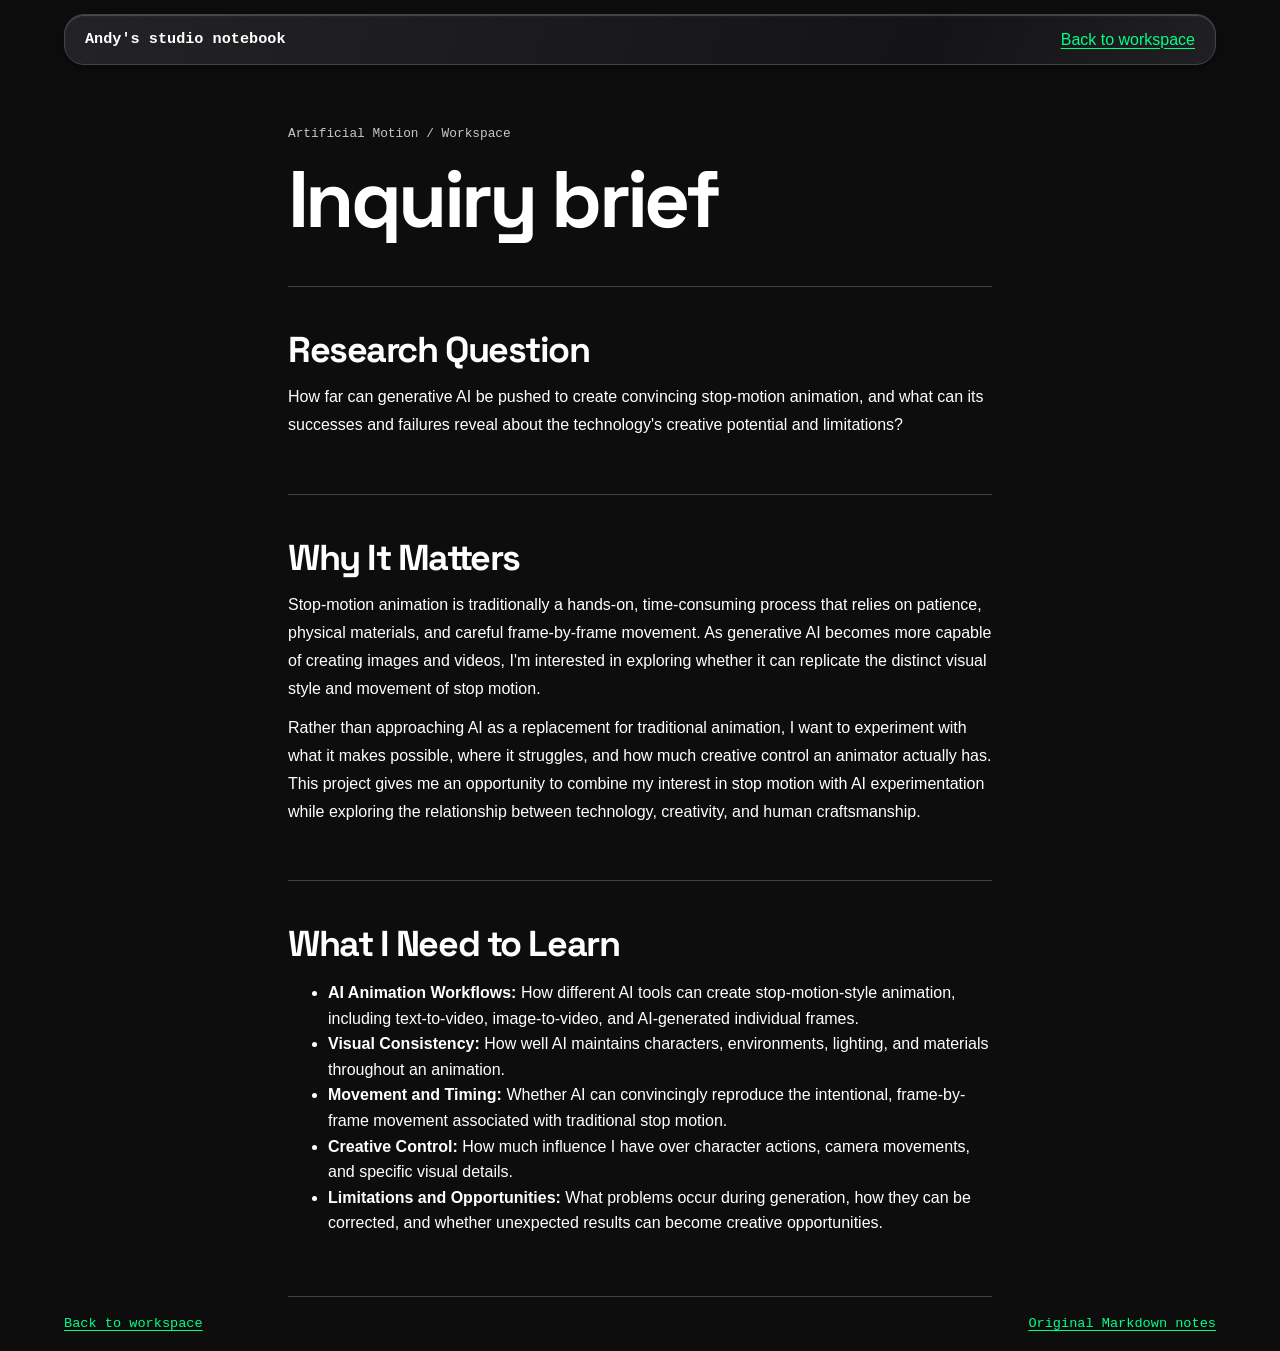
<file: research/inquiry-brief.html>
<!doctype html>
<html lang="en">
<head>
  <meta charset="utf-8">
  <meta name="viewport" content="width=device-width, initial-scale=1">
  <title>Inquiry brief | Artificial Motion</title>
  <link rel="stylesheet" href="https://fonts.googleapis.com/css2?family=Space+Grotesk:wght@400;700&amp;display=swap">
  <link rel="stylesheet" href="../style.css?v=neon-type-1">
</head>
<body>
<a class="skip" href="#main">Skip to notes</a>
<header><div class="bar"><strong>Andy's studio notebook</strong><a href="../index.html#workspace">Back to workspace</a></div></header>
<main class="reader" id="main">
  <section class="reader-intro"><p class="label">Artificial Motion / Workspace</p><h1>Inquiry brief</h1></section>
  <section><h2>Research Question</h2><p>How far can generative AI be pushed to create convincing stop-motion animation, and what can its successes and failures reveal about the technology&#39;s creative potential and limitations?</p></section>
  <section><h2>Why It Matters</h2><p>Stop-motion animation is traditionally a hands-on, time-consuming process that relies on patience, physical materials, and careful frame-by-frame movement. As generative AI becomes more capable of creating images and videos, I&#39;m interested in exploring whether it can replicate the distinct visual style and movement of stop motion.</p>
<p>Rather than approaching AI as a replacement for traditional animation, I want to experiment with what it makes possible, where it struggles, and how much creative control an animator actually has. This project gives me an opportunity to combine my interest in stop motion with AI experimentation while exploring the relationship between technology, creativity, and human craftsmanship.</p></section>
  <section><h2>What I Need to Learn</h2><ul><li><strong>AI Animation Workflows:</strong> How different AI tools can create stop-motion-style animation, including text-to-video, image-to-video, and AI-generated individual frames.</li>
<li><strong>Visual Consistency:</strong> How well AI maintains characters, environments, lighting, and materials throughout an animation.</li>
<li><strong>Movement and Timing:</strong> Whether AI can convincingly reproduce the intentional, frame-by-frame movement associated with traditional stop motion.</li>
<li><strong>Creative Control:</strong> How much influence I have over character actions, camera movements, and specific visual details.</li>
<li><strong>Limitations and Opportunities:</strong> What problems occur during generation, how they can be corrected, and whether unexpected results can become creative opportunities.</li></ul></section>
</main>
<footer><a href="../index.html#workspace">Back to workspace</a><a href="Step%202%20Build%20Your%20ai%2Bdesign%20studio%20Command%C2%A0Center-261119_2304.md">Original Markdown notes</a></footer>
</body>
</html>
</file>
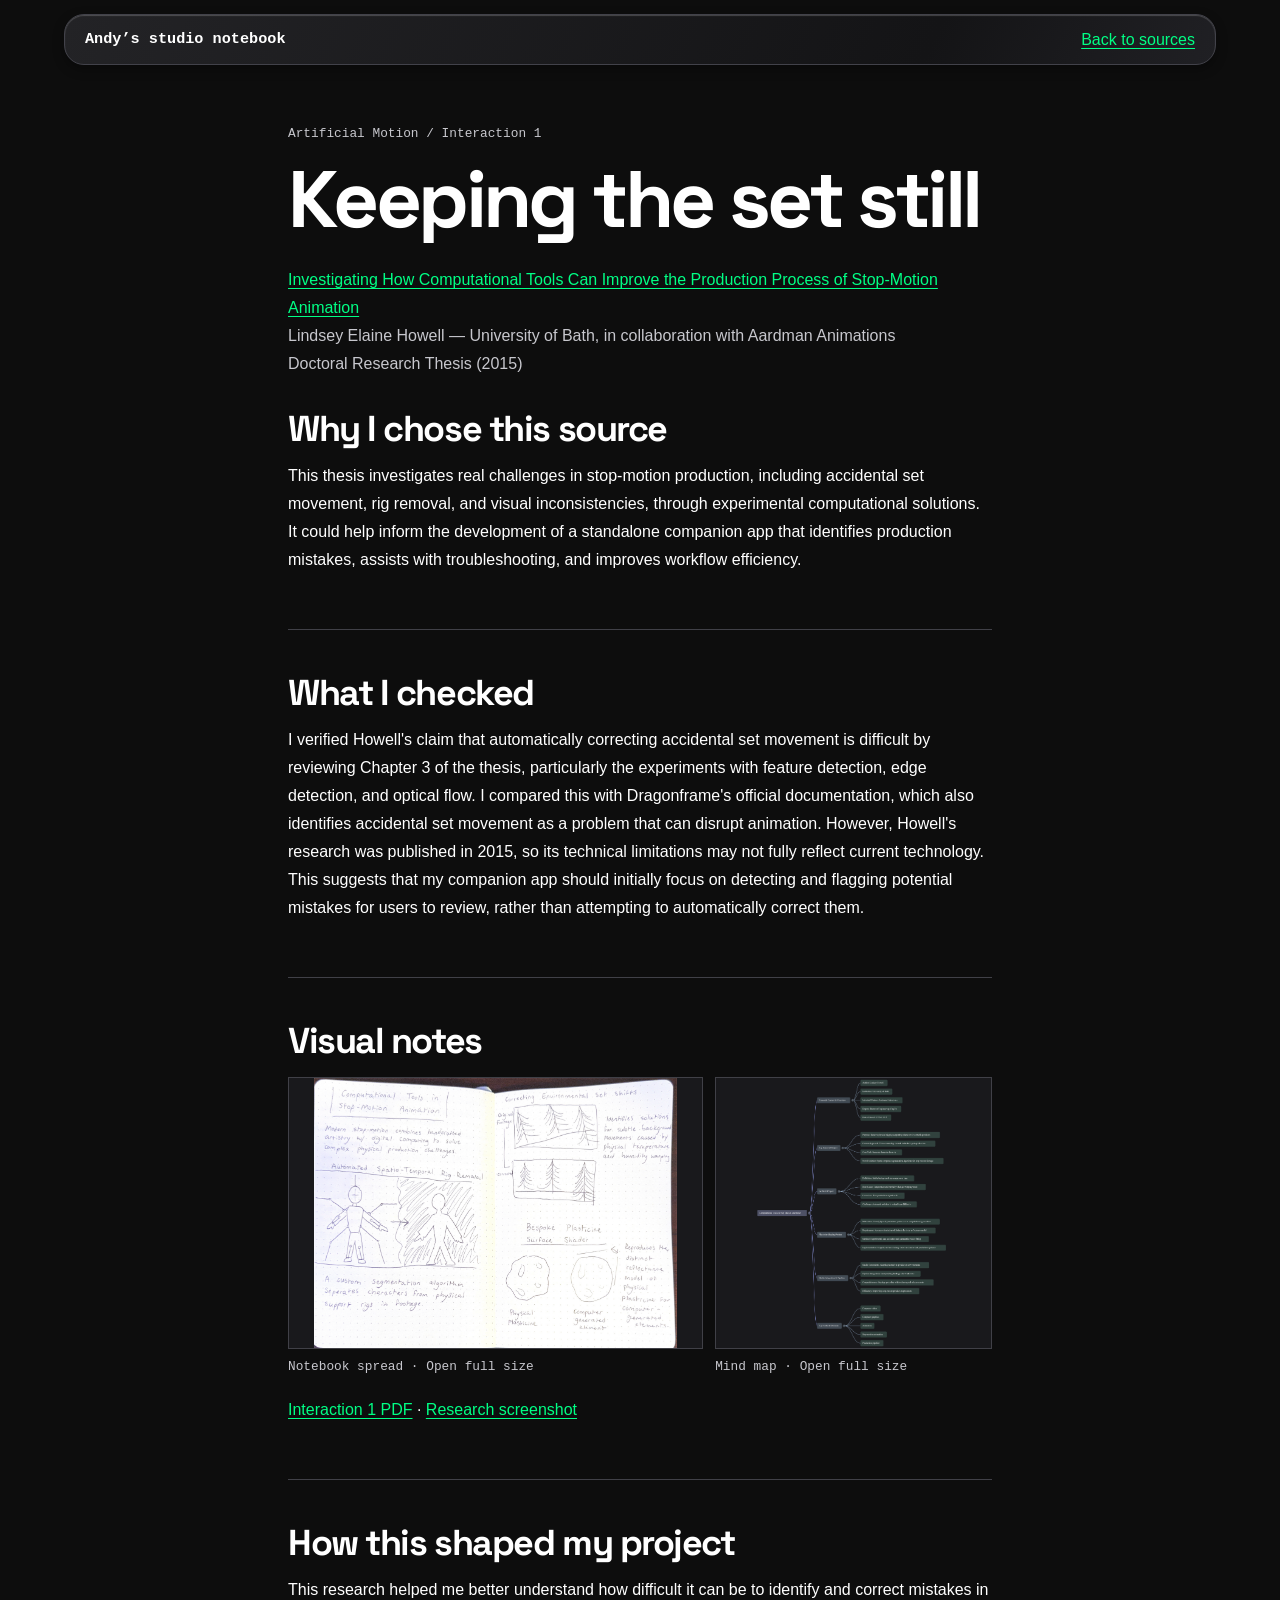
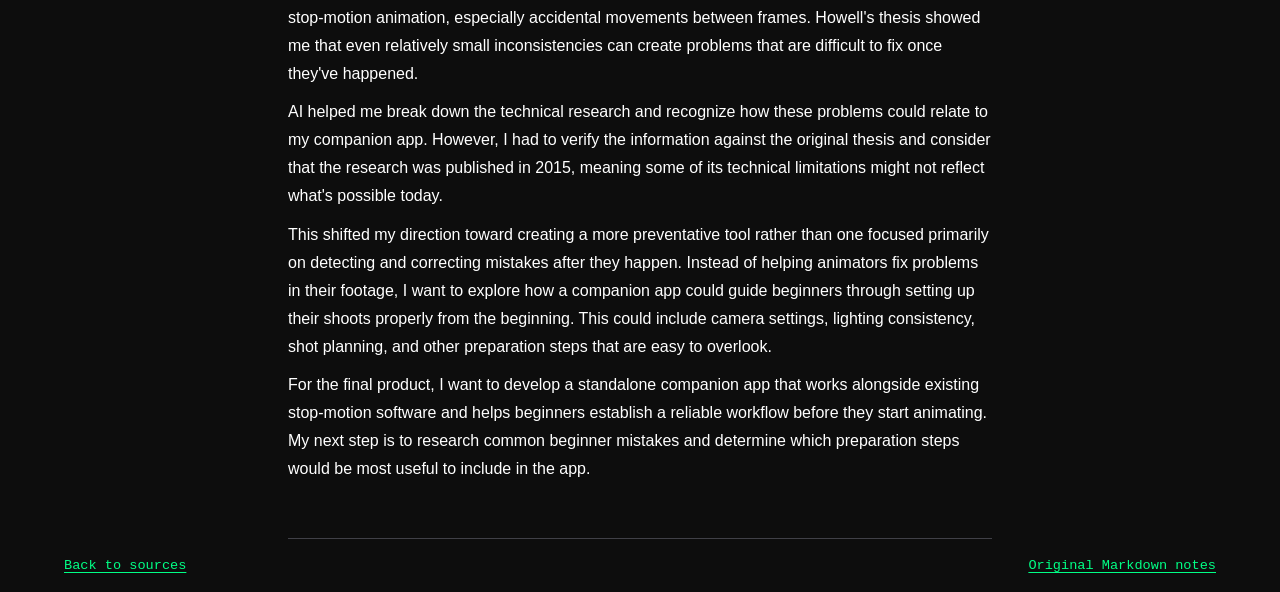
<file: research/interaction-1.html>
<!doctype html>
<html lang="en">
<head>
  <meta charset="utf-8">
  <meta name="viewport" content="width=device-width, initial-scale=1">
  <title>Keeping the set still | Artificial Motion</title>
  <link rel="stylesheet" href="https://fonts.googleapis.com/css2?family=Space+Grotesk:wght@400;700&amp;display=swap">
  <link rel="stylesheet" href="../style.css?v=neon-type-1">
</head>
<body>
<a class="skip" href="#main">Skip to notes</a>
<header><div class="bar"><strong>Andy’s studio notebook</strong><a href="../index.html#sources">Back to sources</a></div></header>
<main class="reader" id="main">
  <section class="reader-intro" aria-labelledby="title">
    <p class="label">Artificial Motion / Interaction 1</p>
    <h1 id="title">Keeping the set still</h1>
    <p class="source-credit"><a href="https://researchportal.bath.ac.uk/en/studentTheses/investigating-how-computational-tools-can-improve-the-production-/" target="_blank" rel="noopener noreferrer">Investigating How Computational Tools Can Improve the Production Process of Stop-Motion Animation</a><br>Lindsey Elaine Howell — University of Bath, in collaboration with Aardman Animations<br>Doctoral Research Thesis (2015)</p>
    <h2>Why I chose this source</h2>
    <p>This thesis investigates real challenges in stop-motion production, including accidental set movement, rig removal, and visual inconsistencies, through experimental computational solutions. It could help inform the development of a standalone companion app that identifies production mistakes, assists with troubleshooting, and improves workflow efficiency.</p>
  </section>
  <section><h2>What I checked</h2><p>I verified Howell&#39;s claim that automatically correcting accidental set movement is difficult by reviewing Chapter 3 of the thesis, particularly the experiments with feature detection, edge detection, and optical flow. I compared this with Dragonframe&#39;s official documentation, which also identifies accidental set movement as a problem that can disrupt animation. However, Howell&#39;s research was published in 2015, so its technical limitations may not fully reflect current technology. This suggests that my companion app should initially focus on detecting and flagging potential mistakes for users to review, rather than attempting to automatically correct them.</p></section>
  <section><h2>Visual notes</h2><div class="plates"><figure><a href='../images/visual-notes-ii1.jpg'><img src='../images/visual-notes-ii1.jpg' loading='lazy' alt='Pencil diagrams of a puppet and its silhouette, two forest frames showing set shift, and physical and digital plasticine.'></a><figcaption>Notebook spread · Open full size</figcaption></figure>
<figure><a href='../images/mind-map-ii1.png'><img src='../images/mind-map-ii1.png' loading='lazy' alt='Branching map of Howell’s thesis covering rig removal, set shifts and plasticine shading.'></a><figcaption>Mind map · Open full size</figcaption></figure></div>
    <p class="artifact-links"><a href="https://media.milanote.com/p/files/1XoSZg1wLeOR0R/X4U/Automating_Stop_Motion_Set_Shift.pdf" target="_blank" rel="noopener noreferrer">Interaction 1 PDF</a> · <a href="https://app.milanote.com/media/p/images/1XoT1k1wLeOR0S/Krc/Screenshot%202026-11-05%20004023.png" target="_blank" rel="noopener noreferrer">Research screenshot</a></p>
  </section>
  <section><h2>How this shaped my project</h2><p>This research helped me better understand how difficult it can be to identify and correct mistakes in stop-motion animation, especially accidental movements between frames. Howell&#39;s thesis showed me that even relatively small inconsistencies can create problems that are difficult to fix once they&#39;ve happened.</p>
<p>AI helped me break down the technical research and recognize how these problems could relate to my companion app. However, I had to verify the information against the original thesis and consider that the research was published in 2015, meaning some of its technical limitations might not reflect what&#39;s possible today.</p>
<p>This shifted my direction toward creating a more preventative tool rather than one focused primarily on detecting and correcting mistakes after they happen. Instead of helping animators fix problems in their footage, I want to explore how a companion app could guide beginners through setting up their shoots properly from the beginning. This could include camera settings, lighting consistency, shot planning, and other preparation steps that are easy to overlook.</p>
<p>For the final product, I want to develop a standalone companion app that works alongside existing stop-motion software and helps beginners establish a reliable workflow before they start animating. My next step is to research common beginner mistakes and determine which preparation steps would be most useful to include in the app.</p></section>
</main>
<footer><a href="../index.html#sources">Back to sources</a><a href="Info%20Interaction%20%231-261119_2304.md">Original Markdown notes</a></footer>
</body>
</html>
</file>
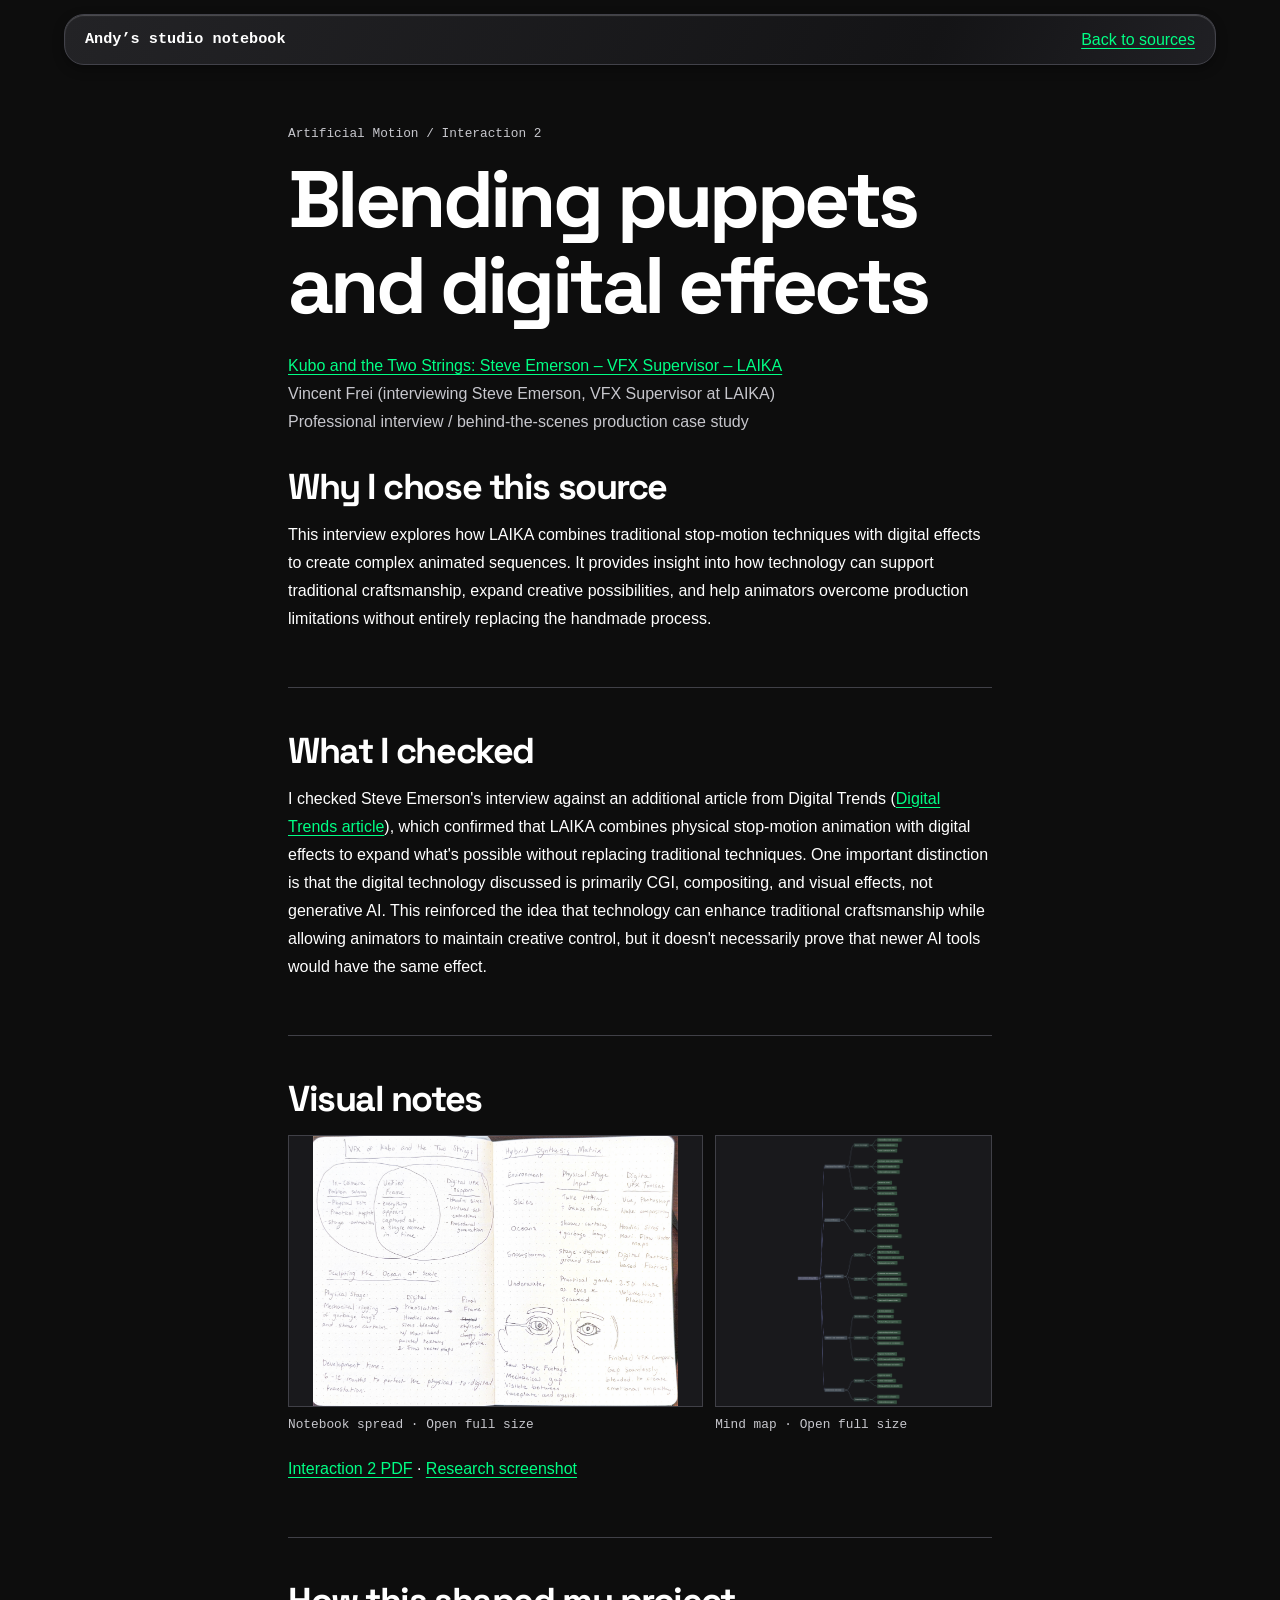
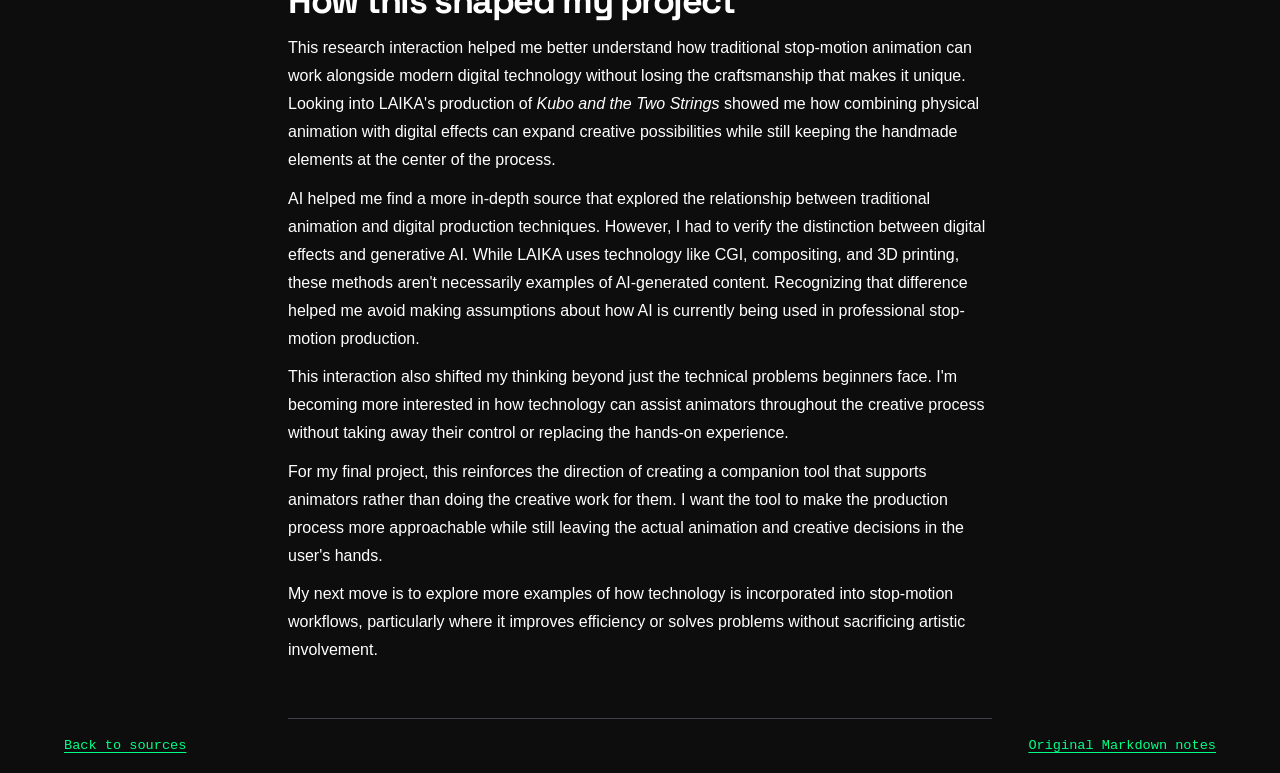
<file: research/interaction-2.html>
<!doctype html>
<html lang="en">
<head>
  <meta charset="utf-8">
  <meta name="viewport" content="width=device-width, initial-scale=1">
  <title>Blending puppets and digital effects | Artificial Motion</title>
  <link rel="stylesheet" href="https://fonts.googleapis.com/css2?family=Space+Grotesk:wght@400;700&amp;display=swap">
  <link rel="stylesheet" href="../style.css?v=neon-type-1">
</head>
<body>
<a class="skip" href="#main">Skip to notes</a>
<header><div class="bar"><strong>Andy’s studio notebook</strong><a href="../index.html#sources">Back to sources</a></div></header>
<main class="reader" id="main">
  <section class="reader-intro" aria-labelledby="title">
    <p class="label">Artificial Motion / Interaction 2</p>
    <h1 id="title">Blending puppets and digital effects</h1>
    <p class="source-credit"><a href="https://www.artofvfx.com/kubo-and-the-two-strings-steve-emerson-vfx-supervisor-laika/" target="_blank" rel="noopener noreferrer">Kubo and the Two Strings: Steve Emerson – VFX Supervisor – LAIKA</a><br>Vincent Frei (interviewing Steve Emerson, VFX Supervisor at LAIKA)<br>Professional interview / behind-the-scenes production case study</p>
    <h2>Why I chose this source</h2>
    <p>This interview explores how LAIKA combines traditional stop-motion techniques with digital effects to create complex animated sequences. It provides insight into how technology can support traditional craftsmanship, expand creative possibilities, and help animators overcome production limitations without entirely replacing the handmade process.</p>
  </section>
  <section><h2>What I checked</h2><p>I checked Steve Emerson&#39;s interview against an additional article from Digital Trends (<a href="https://www.digitaltrends.com/movies/laika-cgi-3d-printing-stop-motion-kubo-and-the-two-strings/" target="_blank" rel="noopener noreferrer">Digital Trends article</a>), which confirmed that LAIKA combines physical stop-motion animation with digital effects to expand what&#39;s possible without replacing traditional techniques. One important distinction is that the digital technology discussed is primarily CGI, compositing, and visual effects, not generative AI. This reinforced the idea that technology can enhance traditional craftsmanship while allowing animators to maintain creative control, but it doesn&#39;t necessarily prove that newer AI tools would have the same effect.</p></section>
  <section><h2>Visual notes</h2><div class="plates"><figure><a href='../images/visual-notes-ii2.jpg'><img src='../images/visual-notes-ii2.jpg' loading='lazy' alt='Notebook pages with an overlapping-circle diagram of practical and digital work, a production table and two eye sketches showing seam cleanup.'></a><figcaption>Notebook spread · Open full size</figcaption></figure>
<figure><a href='../images/mind-map-ii2.png'><img src='../images/mind-map-ii2.png' loading='lazy' alt='Tall branching map of the production methods and visual effects used in Kubo and the Two Strings.'></a><figcaption>Mind map · Open full size</figcaption></figure></div>
    <p class="artifact-links"><a href="https://media.milanote.com/p/files/1Xrolh1U2hQo3R/wbP/Crafting_Kubo_s_Hybrid_VFX.pdf" target="_blank" rel="noopener noreferrer">Interaction 2 PDF</a> · <a href="https://app.milanote.com/media/p/images/1XoT1k1wLeOR0S/Krc/Screenshot%202026-11-05%20004023.png" target="_blank" rel="noopener noreferrer">Research screenshot</a></p>
  </section>
  <section><h2>How this shaped my project</h2><p>This research interaction helped me better understand how traditional stop-motion animation can work alongside modern digital technology without losing the craftsmanship that makes it unique. Looking into LAIKA&#39;s production of <em>Kubo and the Two Strings</em> showed me how combining physical animation with digital effects can expand creative possibilities while still keeping the handmade elements at the center of the process.</p>
<p>AI helped me find a more in-depth source that explored the relationship between traditional animation and digital production techniques. However, I had to verify the distinction between digital effects and generative AI. While LAIKA uses technology like CGI, compositing, and 3D printing, these methods aren&#39;t necessarily examples of AI-generated content. Recognizing that difference helped me avoid making assumptions about how AI is currently being used in professional stop-motion production.</p>
<p>This interaction also shifted my thinking beyond just the technical problems beginners face. I&#39;m becoming more interested in how technology can assist animators throughout the creative process without taking away their control or replacing the hands-on experience.</p>
<p>For my final project, this reinforces the direction of creating a companion tool that supports animators rather than doing the creative work for them. I want the tool to make the production process more approachable while still leaving the actual animation and creative decisions in the user&#39;s hands.</p>
<p>My next move is to explore more examples of how technology is incorporated into stop-motion workflows, particularly where it improves efficiency or solves problems without sacrificing artistic involvement.</p></section>
</main>
<footer><a href="../index.html#sources">Back to sources</a><a href="Info%20Interaction%20%232-261119_2304.md">Original Markdown notes</a></footer>
</body>
</html>
</file>
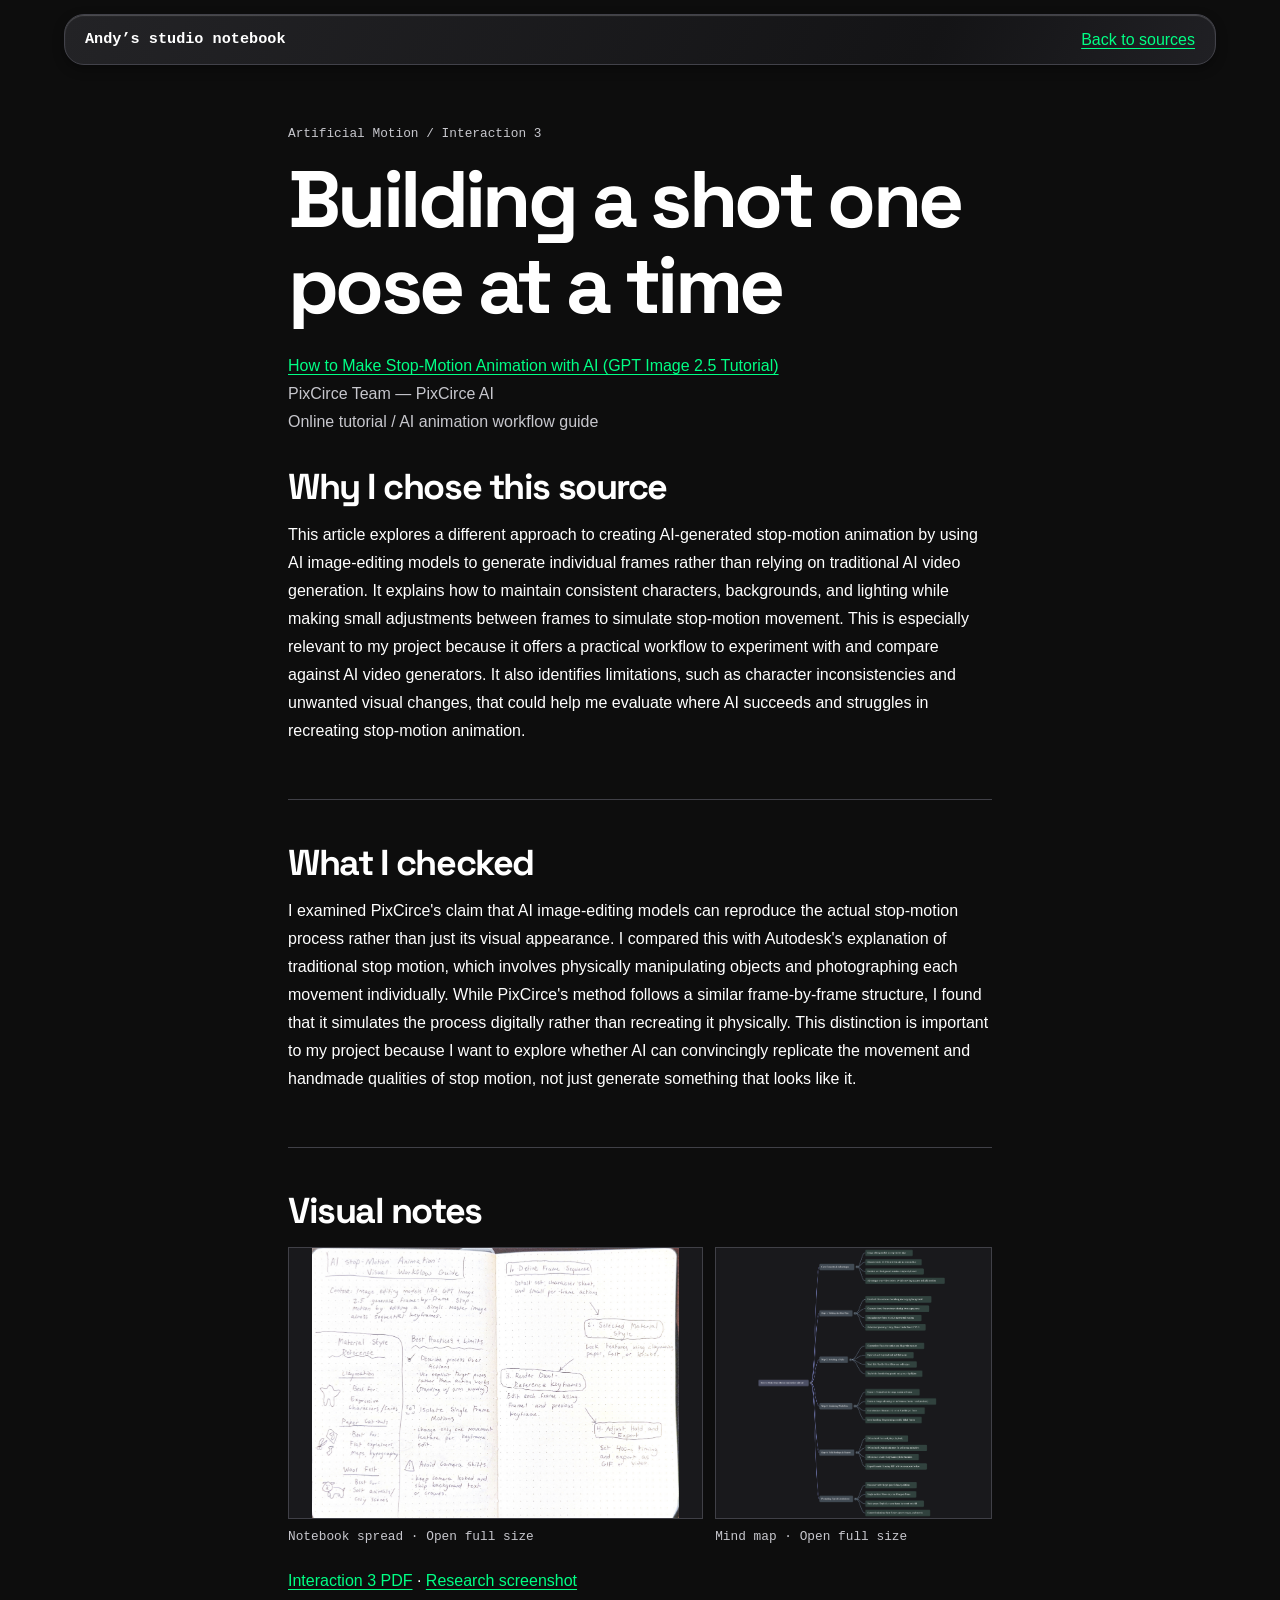
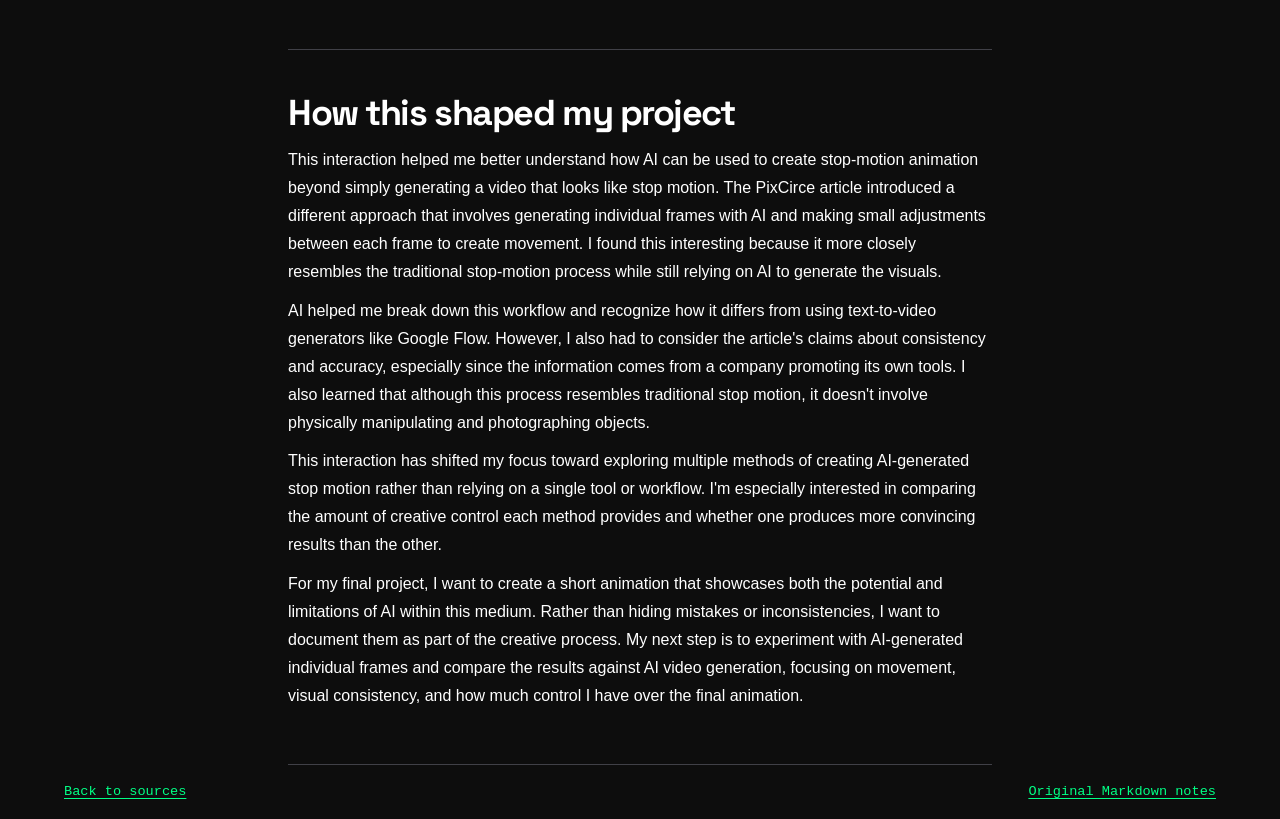
<file: research/interaction-3.html>
<!doctype html>
<html lang="en">
<head>
  <meta charset="utf-8">
  <meta name="viewport" content="width=device-width, initial-scale=1">
  <title>Building a shot one pose at a time | Artificial Motion</title>
  <link rel="stylesheet" href="https://fonts.googleapis.com/css2?family=Space+Grotesk:wght@400;700&amp;display=swap">
  <link rel="stylesheet" href="../style.css?v=neon-type-1">
</head>
<body>
<a class="skip" href="#main">Skip to notes</a>
<header><div class="bar"><strong>Andy’s studio notebook</strong><a href="../index.html#sources">Back to sources</a></div></header>
<main class="reader" id="main">
  <section class="reader-intro" aria-labelledby="title">
    <p class="label">Artificial Motion / Interaction 3</p>
    <h1 id="title">Building a shot one pose at a time</h1>
    <p class="source-credit"><a href="https://pixcirce.com/blog/how-to-make-stop-motion-animation-with-ai" target="_blank" rel="noopener noreferrer">How to Make Stop-Motion Animation with AI (GPT Image 2.5 Tutorial)</a><br>PixCirce Team — PixCirce AI<br>Online tutorial / AI animation workflow guide</p>
    <h2>Why I chose this source</h2>
    <p>This article explores a different approach to creating AI-generated stop-motion animation by using AI image-editing models to generate individual frames rather than relying on traditional AI video generation. It explains how to maintain consistent characters, backgrounds, and lighting while making small adjustments between frames to simulate stop-motion movement. This is especially relevant to my project because it offers a practical workflow to experiment with and compare against AI video generators. It also identifies limitations, such as character inconsistencies and unwanted visual changes, that could help me evaluate where AI succeeds and struggles in recreating stop-motion animation.</p>
  </section>
  <section><h2>What I checked</h2><p>I examined PixCirce&#39;s claim that AI image-editing models can reproduce the actual stop-motion process rather than just its visual appearance. I compared this with Autodesk&#39;s explanation of traditional stop motion, which involves physically manipulating objects and photographing each movement individually. While PixCirce&#39;s method follows a similar frame-by-frame structure, I found that it simulates the process digitally rather than recreating it physically. This distinction is important to my project because I want to explore whether AI can convincingly replicate the movement and handmade qualities of stop motion, not just generate something that looks like it.</p></section>
  <section><h2>Visual notes</h2><div class="plates"><figure><a href='../images/visual-notes-ii3.jpg'><img src='../images/visual-notes-ii3.jpg' loading='lazy' alt='Notebook spread with clay, paper and felt sketches beside a four-step sequence from planning poses to exporting the loop.'></a><figcaption>Notebook spread · Open full size</figcaption></figure>
<figure><a href='../images/mind-map-ii3.png'><img src='../images/mind-map-ii3.png' loading='lazy' alt='Map branching from AI stop-motion into shot planning, keyframes, timing and export.'></a><figcaption>Mind map · Open full size</figcaption></figure></div>
    <p class="artifact-links"><a href="https://media.milanote.com/p/files/1Xsumu1Y2Vuh3X/bwH/AI_Stop-Motion_Blueprint.pdf" target="_blank" rel="noopener noreferrer">Interaction 3 PDF</a> · <a href="https://app.milanote.com/media/p/images/1XsutY1Y2Vuh3Y/yts/Screenshot%202026-11-14%20231648.png" target="_blank" rel="noopener noreferrer">Research screenshot</a></p>
  </section>
  <section><h2>How this shaped my project</h2><p>This interaction helped me better understand how AI can be used to create stop-motion animation beyond simply generating a video that looks like stop motion. The PixCirce article introduced a different approach that involves generating individual frames with AI and making small adjustments between each frame to create movement. I found this interesting because it more closely resembles the traditional stop-motion process while still relying on AI to generate the visuals.</p>
<p>AI helped me break down this workflow and recognize how it differs from using text-to-video generators like Google Flow. However, I also had to consider the article&#39;s claims about consistency and accuracy, especially since the information comes from a company promoting its own tools. I also learned that although this process resembles traditional stop motion, it doesn&#39;t involve physically manipulating and photographing objects.</p>
<p>This interaction has shifted my focus toward exploring multiple methods of creating AI-generated stop motion rather than relying on a single tool or workflow. I&#39;m especially interested in comparing the amount of creative control each method provides and whether one produces more convincing results than the other.</p>
<p>For my final project, I want to create a short animation that showcases both the potential and limitations of AI within this medium. Rather than hiding mistakes or inconsistencies, I want to document them as part of the creative process. My next step is to experiment with AI-generated individual frames and compare the results against AI video generation, focusing on movement, visual consistency, and how much control I have over the final animation.</p></section>
</main>
<footer><a href="../index.html#sources">Back to sources</a><a href="Info%20Interaction%20%233-261119_2304.md">Original Markdown notes</a></footer>
</body>
</html>
</file>
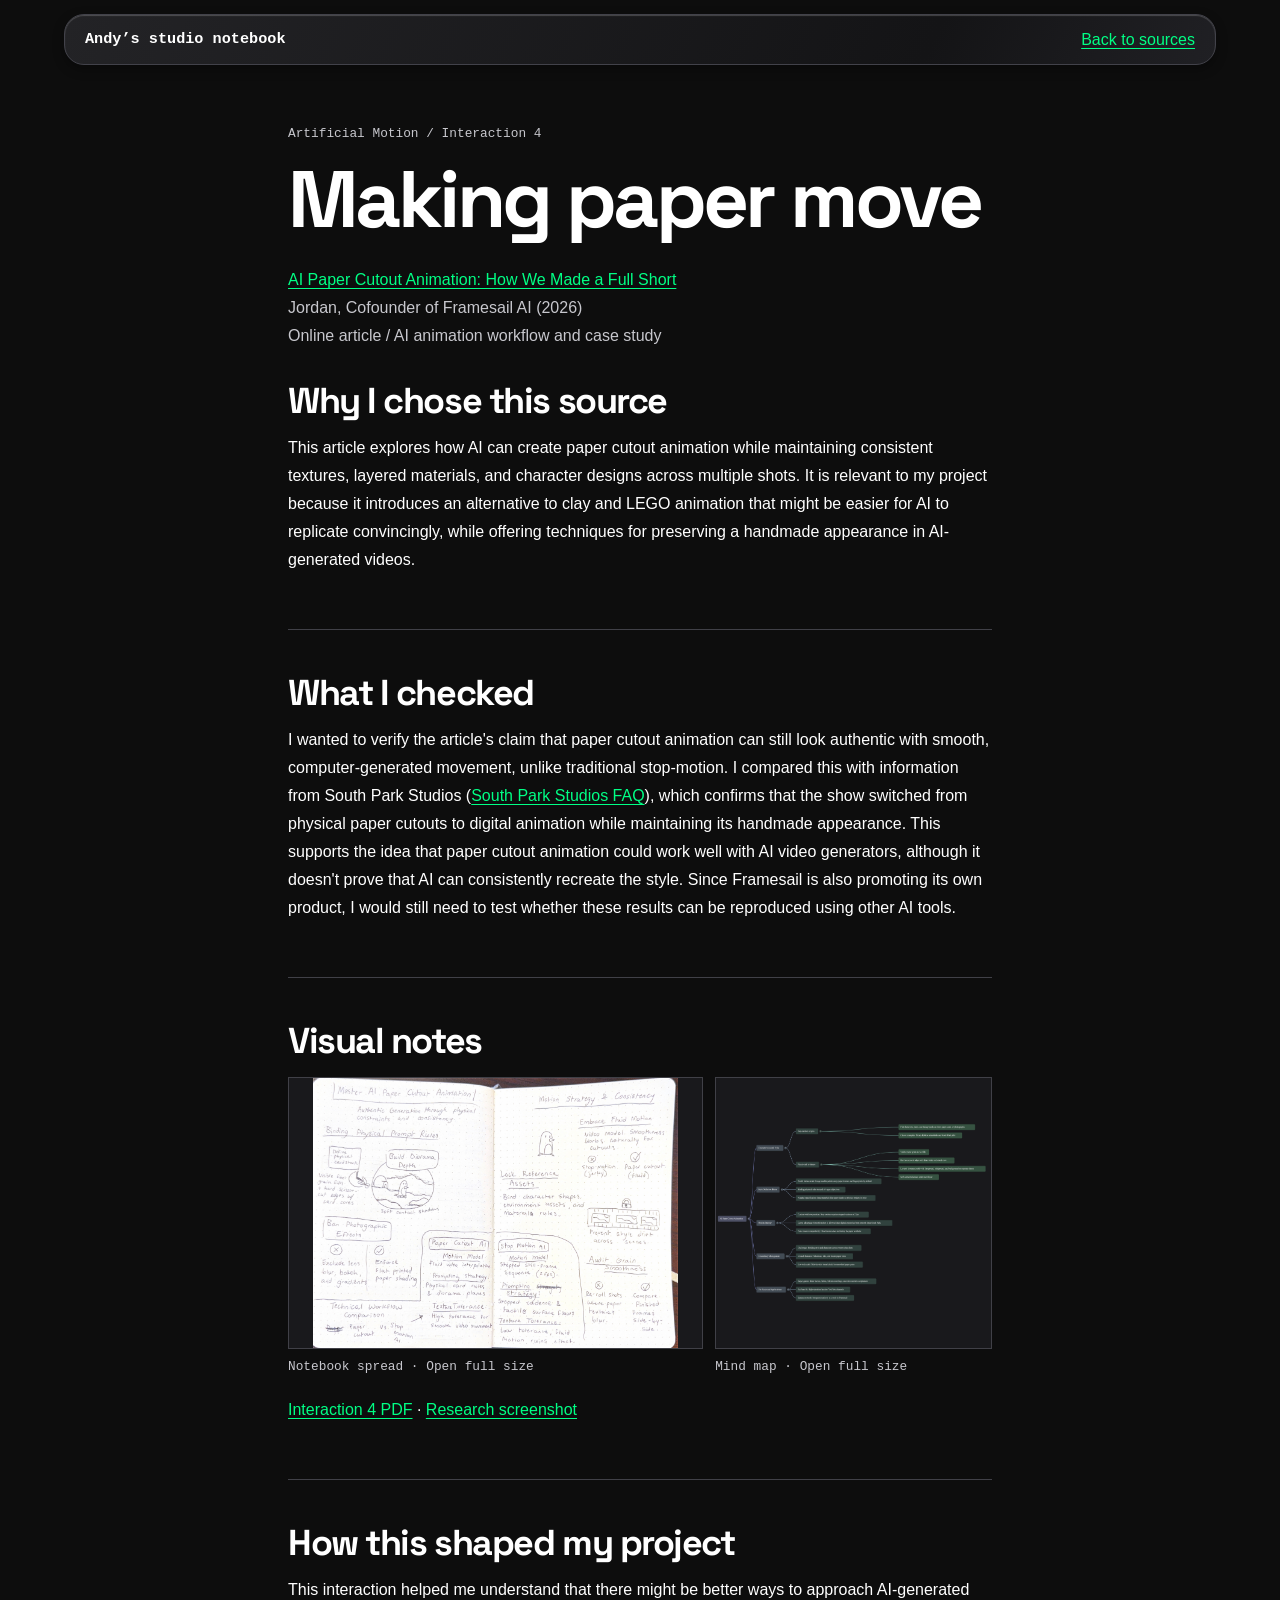
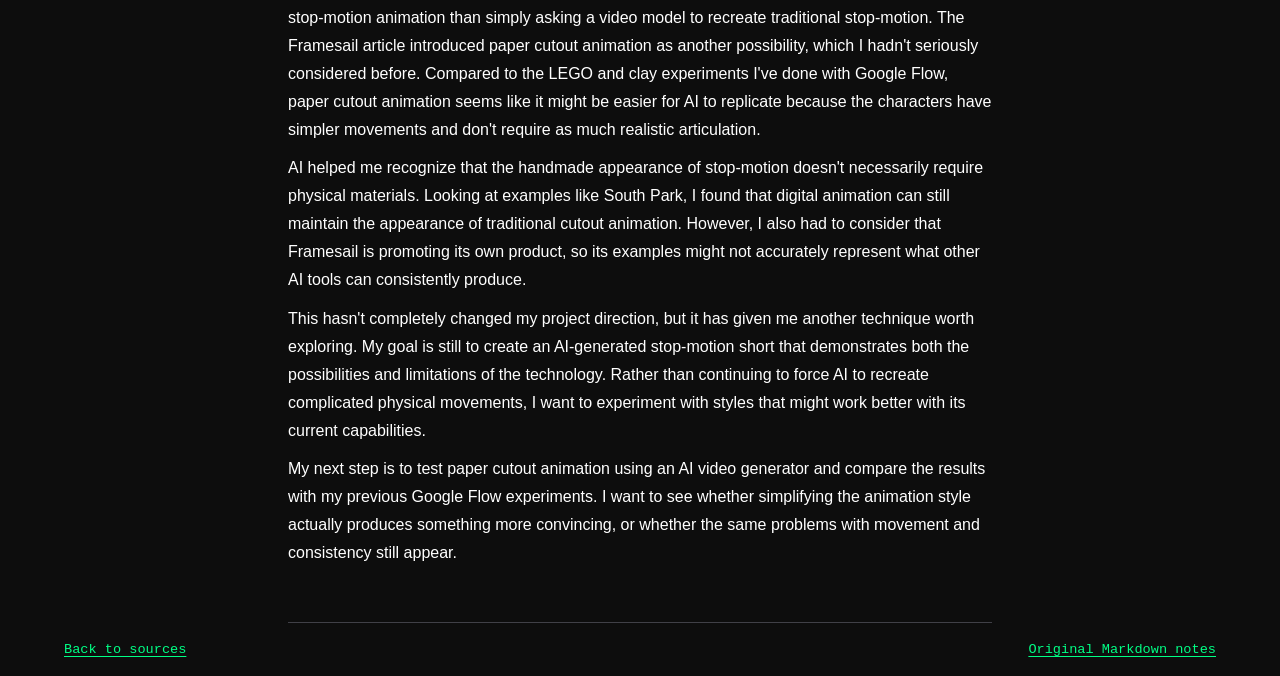
<file: research/interaction-4.html>
<!doctype html>
<html lang="en">
<head>
  <meta charset="utf-8">
  <meta name="viewport" content="width=device-width, initial-scale=1">
  <title>Making paper move | Artificial Motion</title>
  <link rel="stylesheet" href="https://fonts.googleapis.com/css2?family=Space+Grotesk:wght@400;700&amp;display=swap">
  <link rel="stylesheet" href="../style.css?v=neon-type-1">
</head>
<body>
<a class="skip" href="#main">Skip to notes</a>
<header><div class="bar"><strong>Andy’s studio notebook</strong><a href="../index.html#sources">Back to sources</a></div></header>
<main class="reader" id="main">
  <section class="reader-intro" aria-labelledby="title">
    <p class="label">Artificial Motion / Interaction 4</p>
    <h1 id="title">Making paper move</h1>
    <p class="source-credit"><a href="https://framesail.com/blog/ai-paper-cutout-animation" target="_blank" rel="noopener noreferrer">AI Paper Cutout Animation: How We Made a Full Short</a><br>Jordan, Cofounder of Framesail AI (2026)<br>Online article / AI animation workflow and case study</p>
    <h2>Why I chose this source</h2>
    <p>This article explores how AI can create paper cutout animation while maintaining consistent textures, layered materials, and character designs across multiple shots. It is relevant to my project because it introduces an alternative to clay and LEGO animation that might be easier for AI to replicate convincingly, while offering techniques for preserving a handmade appearance in AI-generated videos.</p>
  </section>
  <section><h2>What I checked</h2><p>I wanted to verify the article&#39;s claim that paper cutout animation can still look authentic with smooth, computer-generated movement, unlike traditional stop-motion. I compared this with information from South Park Studios (<a href="https://southpark.cc.com/news/712d55/faq-do-you-still-use-construction-paper-to-animate-the-show" target="_blank" rel="noopener noreferrer">South Park Studios FAQ</a>), which confirms that the show switched from physical paper cutouts to digital animation while maintaining its handmade appearance. This supports the idea that paper cutout animation could work well with AI video generators, although it doesn&#39;t prove that AI can consistently recreate the style. Since Framesail is also promoting its own product, I would still need to test whether these results can be reproduced using other AI tools.</p></section>
  <section><h2>Visual notes</h2><div class="plates"><figure><a href='../images/visual-notes-ii4.jpg'><img src='../images/visual-notes-ii4.jpg' loading='lazy' alt='Notebook spread with a layered paper landscape, a bird sketch and a comparison of cutout movement and stepped animation.'></a><figcaption>Notebook spread · Open full size</figcaption></figure>
<figure><a href='../images/mind-map-ii4.png'><img src='../images/mind-map-ii4.png' loading='lazy' alt='Mind map grouping paper cutout research into style, material rules, motion, consistency and applications.'></a><figcaption>Mind map · Open full size</figcaption></figure></div>
    <p class="artifact-links"><a href="https://media.milanote.com/p/files/1XtTE71AJ03Mb5/f7u/Mastering_AI_Paper_Cutout_Animation.pdf" target="_blank" rel="noopener noreferrer">Interaction 4 PDF</a> · <a href="https://app.milanote.com/media/p/images/1XtTJG1AJ03Mb6/YRc/Screenshot%202026-11-18%20202653.png" target="_blank" rel="noopener noreferrer">Research screenshot</a></p>
  </section>
  <section><h2>How this shaped my project</h2><p>This interaction helped me understand that there might be better ways to approach AI-generated stop-motion animation than simply asking a video model to recreate traditional stop-motion. The Framesail article introduced paper cutout animation as another possibility, which I hadn&#39;t seriously considered before. Compared to the LEGO and clay experiments I&#39;ve done with Google Flow, paper cutout animation seems like it might be easier for AI to replicate because the characters have simpler movements and don&#39;t require as much realistic articulation.</p>
<p>AI helped me recognize that the handmade appearance of stop-motion doesn&#39;t necessarily require physical materials. Looking at examples like South Park, I found that digital animation can still maintain the appearance of traditional cutout animation. However, I also had to consider that Framesail is promoting its own product, so its examples might not accurately represent what other AI tools can consistently produce.</p>
<p>This hasn&#39;t completely changed my project direction, but it has given me another technique worth exploring. My goal is still to create an AI-generated stop-motion short that demonstrates both the possibilities and limitations of the technology. Rather than continuing to force AI to recreate complicated physical movements, I want to experiment with styles that might work better with its current capabilities.</p>
<p>My next step is to test paper cutout animation using an AI video generator and compare the results with my previous Google Flow experiments. I want to see whether simplifying the animation style actually produces something more convincing, or whether the same problems with movement and consistency still appear.</p></section>
</main>
<footer><a href="../index.html#sources">Back to sources</a><a href="Info%20Interaction%20%234-261119_2303.md">Original Markdown notes</a></footer>
</body>
</html>
</file>
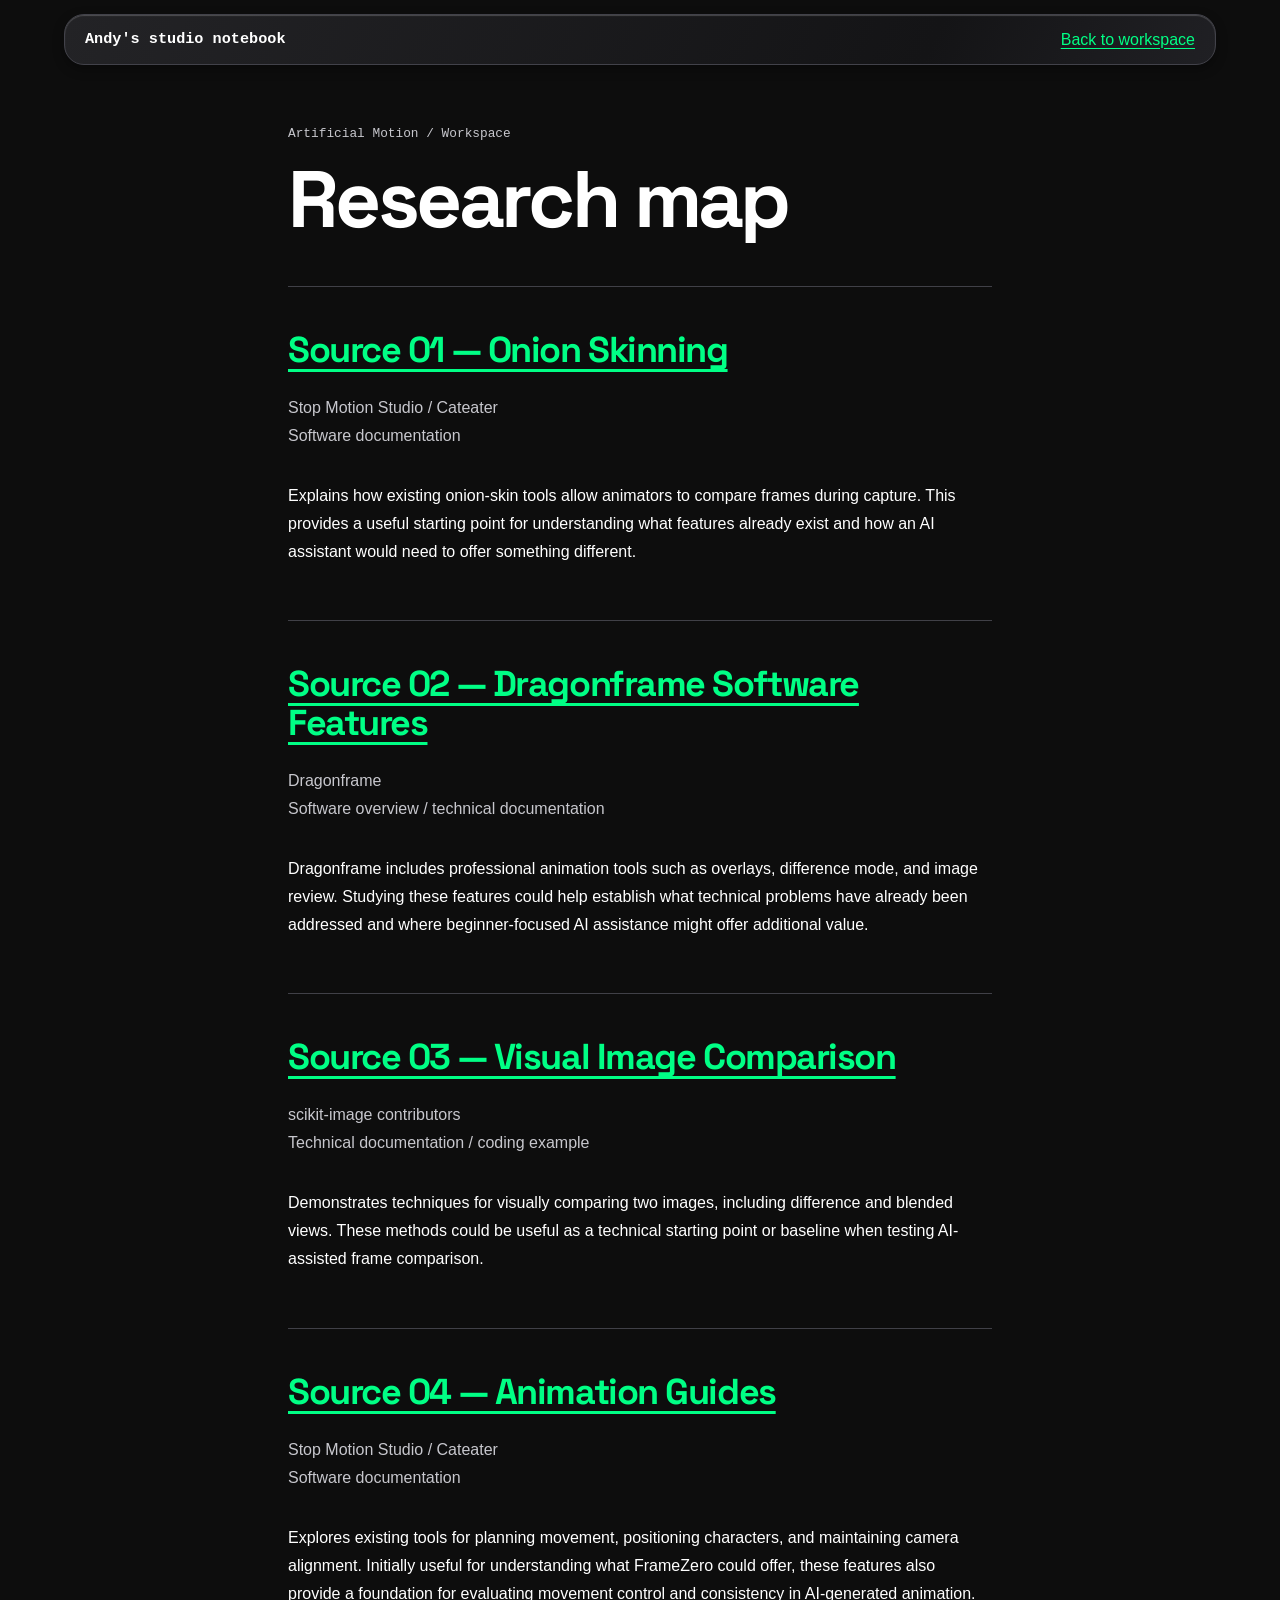
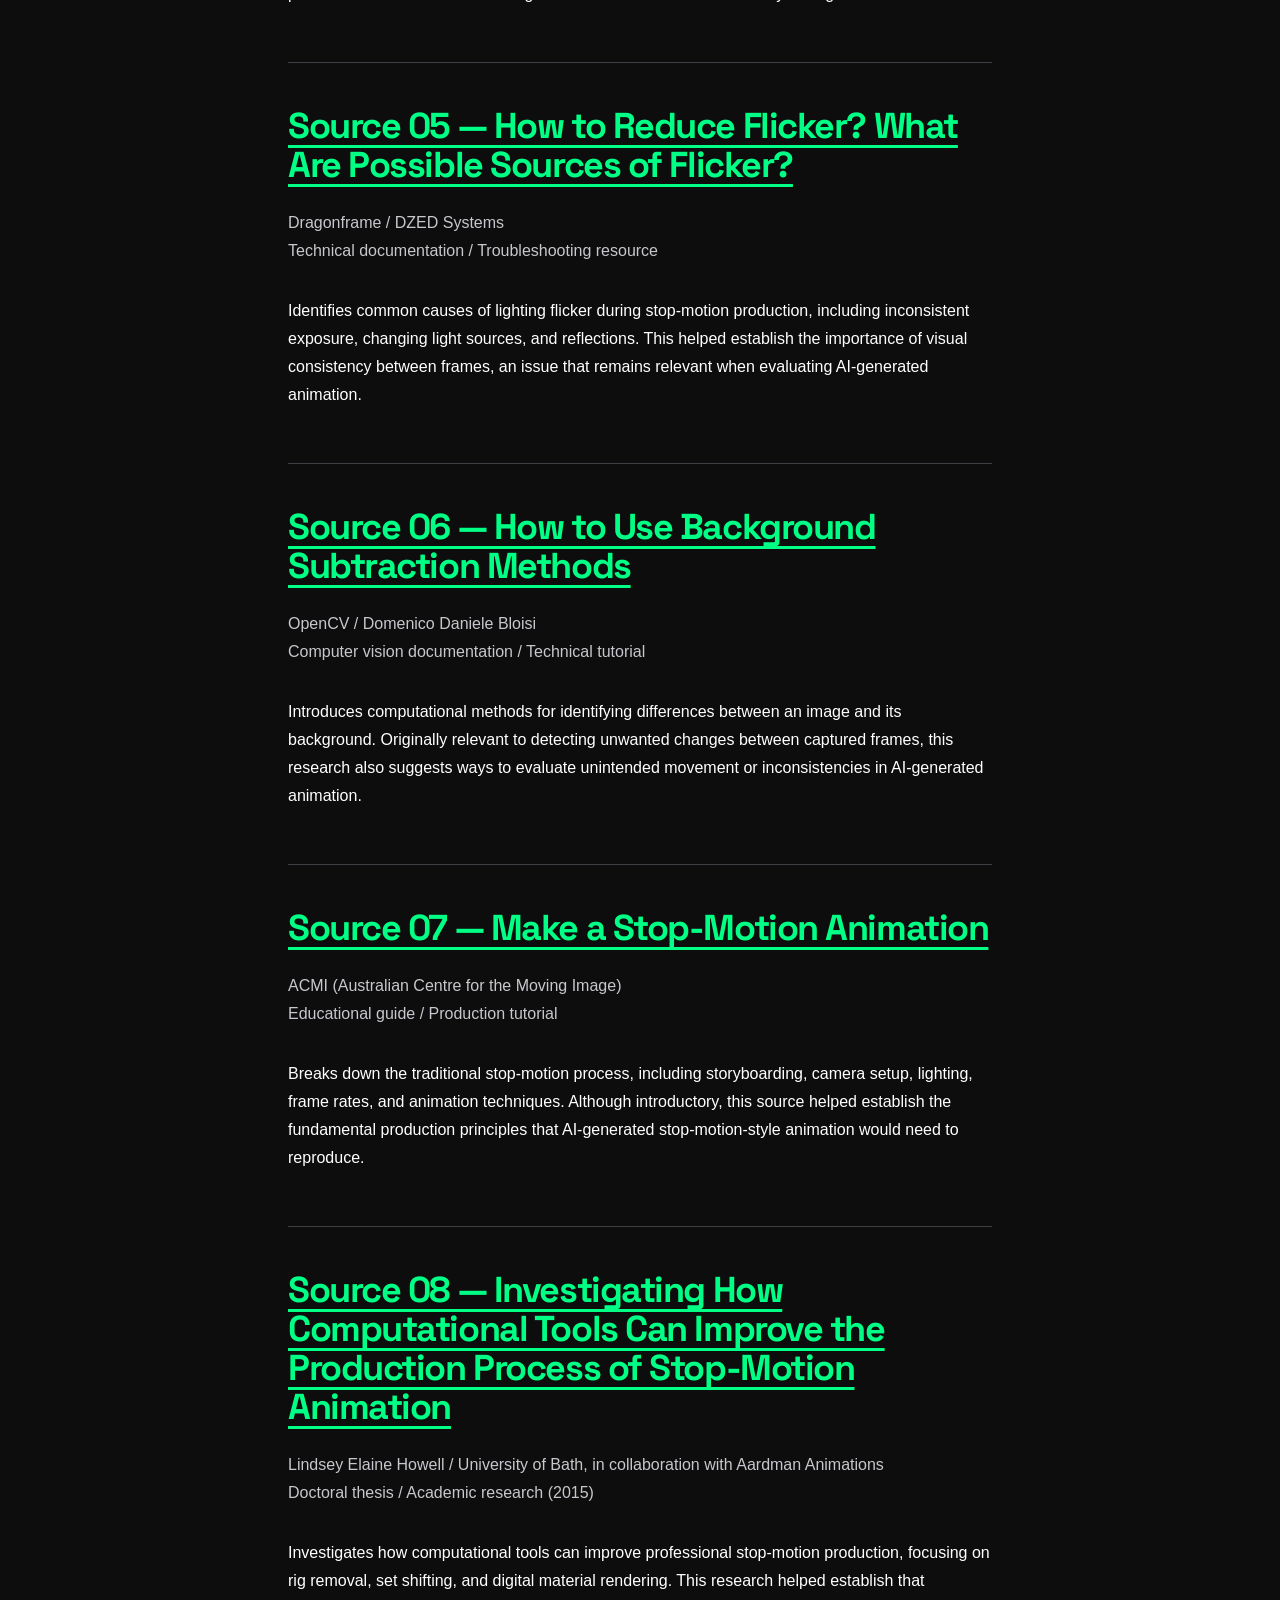
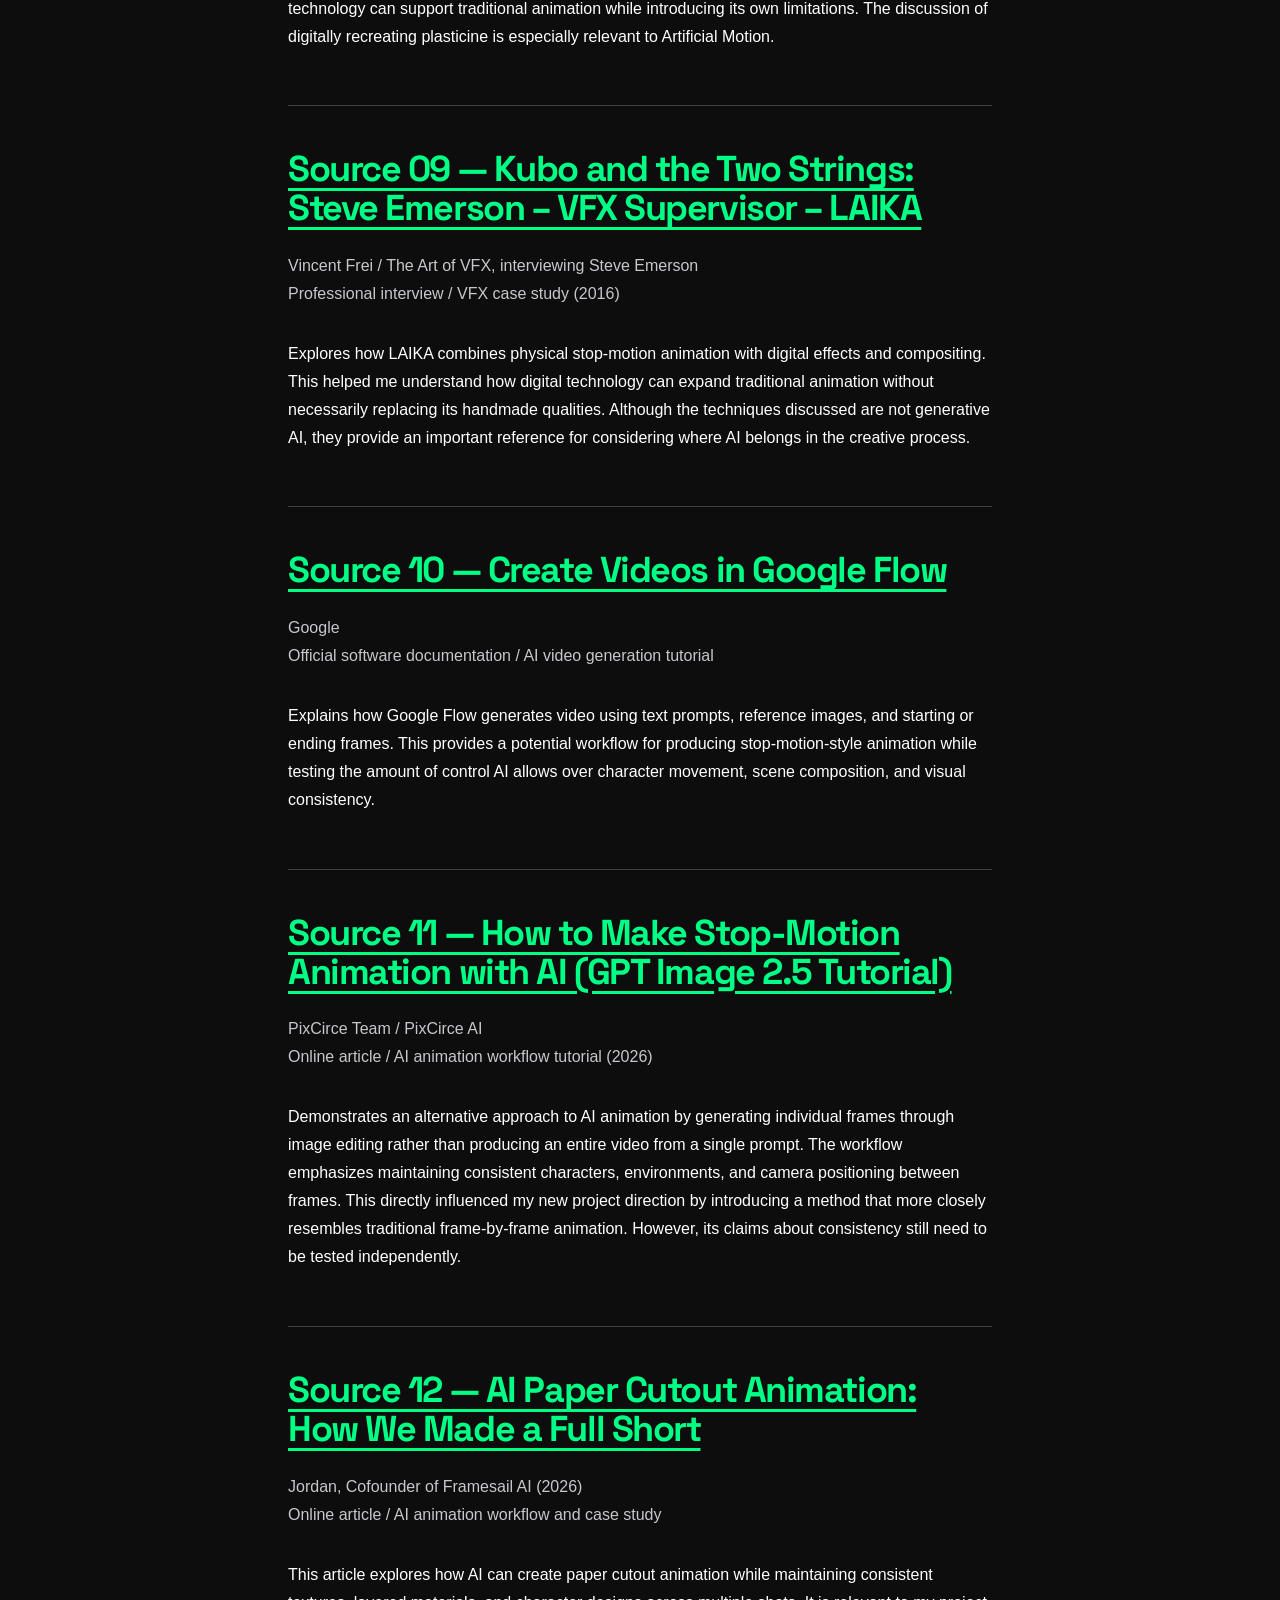
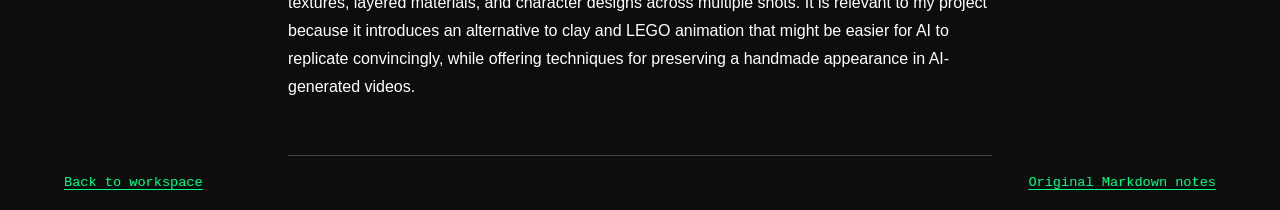
<file: research/research-map.html>
<!doctype html>
<html lang="en">
<head>
  <meta charset="utf-8">
  <meta name="viewport" content="width=device-width, initial-scale=1">
  <title>Research map | Artificial Motion</title>
  <link rel="stylesheet" href="https://fonts.googleapis.com/css2?family=Space+Grotesk:wght@400;700&amp;display=swap">
  <link rel="stylesheet" href="../style.css?v=neon-type-1">
</head>
<body>
<a class="skip" href="#main">Skip to notes</a>
<header><div class="bar"><strong>Andy's studio notebook</strong><a href="../index.html#workspace">Back to workspace</a></div></header>
<main class="reader" id="main">
  <section class="reader-intro"><p class="label">Artificial Motion / Workspace</p><h1>Research map</h1></section>
  <section><h2><a href="https://help.stopmotionstudio.com/en/manual/Onion_Skinning" target="_blank" rel="noopener noreferrer">Source 01 — Onion Skinning</a></h2><p class="source-credit">Stop Motion Studio / Cateater<br>Software documentation</p><p>Explains how existing onion-skin tools allow animators to compare frames during capture. This provides a useful starting point for understanding what features already exist and how an AI assistant would need to offer something different.</p></section>
  <section><h2><a href="https://www.dragonframe.com/dragonframe-software/" target="_blank" rel="noopener noreferrer">Source 02 — Dragonframe Software Features</a></h2><p class="source-credit">Dragonframe<br>Software overview / technical documentation</p><p>Dragonframe includes professional animation tools such as overlays, difference mode, and image review. Studying these features could help establish what technical problems have already been addressed and where beginner-focused AI assistance might offer additional value.</p></section>
  <section><h2><a href="https://scikit-image.org/docs/stable/auto_examples/applications/plot_image_comparison.html" target="_blank" rel="noopener noreferrer">Source 03 — Visual Image Comparison</a></h2><p class="source-credit">scikit-image contributors<br>Technical documentation / coding example</p><p>Demonstrates techniques for visually comparing two images, including difference and blended views. These methods could be useful as a technical starting point or baseline when testing AI-assisted frame comparison.</p></section>
  <section><h2><a href="https://help.stopmotionstudio.com/en/manual/Animation_Guides" target="_blank" rel="noopener noreferrer">Source 04 — Animation Guides</a></h2><p class="source-credit">Stop Motion Studio / Cateater<br>Software documentation</p><p>Explores existing tools for planning movement, positioning characters, and maintaining camera alignment. Initially useful for understanding what FrameZero could offer, these features also provide a foundation for evaluating movement control and consistency in AI-generated animation.</p></section>
  <section><h2><a href="https://www.dragonframe.com/ufaqs/how-to-reduce-flicker-what-are-possible-sources-of-flicker/" target="_blank" rel="noopener noreferrer">Source 05 — How to Reduce Flicker? What Are Possible Sources of Flicker?</a></h2><p class="source-credit">Dragonframe / DZED Systems<br>Technical documentation / Troubleshooting resource</p><p>Identifies common causes of lighting flicker during stop-motion production, including inconsistent exposure, changing light sources, and reflections. This helped establish the importance of visual consistency between frames, an issue that remains relevant when evaluating AI-generated animation.</p></section>
  <section><h2><a href="https://docs.opencv.org/4.12.0/d1/dc5/tutorial_background_subtraction.html" target="_blank" rel="noopener noreferrer">Source 06 — How to Use Background Subtraction Methods</a></h2><p class="source-credit">OpenCV / Domenico Daniele Bloisi<br>Computer vision documentation / Technical tutorial</p><p>Introduces computational methods for identifying differences between an image and its background. Originally relevant to detecting unwanted changes between captured frames, this research also suggests ways to evaluate unintended movement or inconsistencies in AI-generated animation.</p></section>
  <section><h2><a href="https://www.acmi.net.au/education/school-program-and-resources/make-stop-motion-animation/" target="_blank" rel="noopener noreferrer">Source 07 — Make a Stop-Motion Animation</a></h2><p class="source-credit">ACMI (Australian Centre for the Moving Image)<br>Educational guide / Production tutorial</p><p>Breaks down the traditional stop-motion process, including storyboarding, camera setup, lighting, frame rates, and animation techniques. Although introductory, this source helped establish the fundamental production principles that AI-generated stop-motion-style animation would need to reproduce.</p></section>
  <section><h2><a href="https://researchportal.bath.ac.uk/en/studentTheses/investigating-how-computational-tools-can-improve-the-production-/" target="_blank" rel="noopener noreferrer">Source 08 — Investigating How Computational Tools Can Improve the Production Process of Stop-Motion Animation</a></h2><p class="source-credit">Lindsey Elaine Howell / University of Bath, in collaboration with Aardman Animations<br>Doctoral thesis / Academic research (2015)</p><p>Investigates how computational tools can improve professional stop-motion production, focusing on rig removal, set shifting, and digital material rendering. This research helped establish that technology can support traditional animation while introducing its own limitations. The discussion of digitally recreating plasticine is especially relevant to Artificial Motion.</p></section>
  <section><h2><a href="https://www.artofvfx.com/kubo-and-the-two-strings-steve-emerson-vfx-supervisor-laika/" target="_blank" rel="noopener noreferrer">Source 09 — Kubo and the Two Strings: Steve Emerson – VFX Supervisor – LAIKA</a></h2><p class="source-credit">Vincent Frei / The Art of VFX, interviewing Steve Emerson<br>Professional interview / VFX case study (2016)</p><p>Explores how LAIKA combines physical stop-motion animation with digital effects and compositing. This helped me understand how digital technology can expand traditional animation without necessarily replacing its handmade qualities. Although the techniques discussed are not generative AI, they provide an important reference for considering where AI belongs in the creative process.</p></section>
  <section><h2><a href="https://support.google.com/flow/answer/16353334?hl=en" target="_blank" rel="noopener noreferrer">Source 10 — Create Videos in Google Flow</a></h2><p class="source-credit">Google<br>Official software documentation / AI video generation tutorial</p><p>Explains how Google Flow generates video using text prompts, reference images, and starting or ending frames. This provides a potential workflow for producing stop-motion-style animation while testing the amount of control AI allows over character movement, scene composition, and visual consistency.</p></section>
  <section><h2><a href="https://pixcirce.com/blog/how-to-make-stop-motion-animation-with-ai" target="_blank" rel="noopener noreferrer">Source 11 — How to Make Stop-Motion Animation with AI (GPT Image 2.5 Tutorial)</a></h2><p class="source-credit">PixCirce Team / PixCirce AI<br>Online article / AI animation workflow tutorial (2026)</p><p>Demonstrates an alternative approach to AI animation by generating individual frames through image editing rather than producing an entire video from a single prompt. The workflow emphasizes maintaining consistent characters, environments, and camera positioning between frames. This directly influenced my new project direction by introducing a method that more closely resembles traditional frame-by-frame animation. However, its claims about consistency still need to be tested independently.</p></section>
  <section><h2><a href="https://framesail.com/blog/ai-paper-cutout-animation" target="_blank" rel="noopener noreferrer">Source 12 — AI Paper Cutout Animation: How We Made a Full Short</a></h2><p class="source-credit">Jordan, Cofounder of Framesail AI (2026)<br>Online article / AI animation workflow and case study</p><p>This article explores how AI can create paper cutout animation while maintaining consistent textures, layered materials, and character designs across multiple shots. It is relevant to my project because it introduces an alternative to clay and LEGO animation that might be easier for AI to replicate convincingly, while offering techniques for preserving a handmade appearance in AI-generated videos.</p></section>
</main>
<footer><a href="../index.html#workspace">Back to workspace</a><a href="Research%20Map-261119_2301.md">Original Markdown notes</a></footer>
</body>
</html>
</file>
<file: style.css>
:root {
  color-scheme: dark;
  --neon-green: #00FF85;
  --electric-blue: #1E90FF;
  --hot-pink: #FF0099;
  --paper: #0D0D0D;
  --ink: #FFFFFF;
  --accent: var(--neon-green);
  --rule: #404047;
  --muted: #C7C7CD;
}
* { box-sizing: border-box; }
body {
  margin: 0;
  background: var(--paper);
  color: var(--ink);
  font: 1rem/1.6 "Source Sans 3", "Segoe UI", sans-serif;
}
main, .bar, footer { width: min(72rem, 90%); margin-inline: auto; }
header { border-bottom: 1px solid var(--rule); }
.bar, footer, nav { display: flex; flex-wrap: wrap; gap: .65rem 1.5rem; align-items: center; }
.bar, footer { justify-content: space-between; padding-block: 1rem; }
.bar strong, .label, figcaption, footer { font-family: "IBM Plex Mono", Consolas, monospace; }
.bar strong { font-size: .95rem; }
a, summary { color: var(--accent); text-underline-offset: .2em; }
a:hover, summary:hover { color: var(--hot-pink); }
:focus-visible { outline: 3px solid var(--electric-blue); outline-offset: 3px; }
.skip { position: absolute; top: .5rem; left: .5rem; padding: .6rem; background: #202024; transform: translateY(-160%); z-index: 2; }
.skip:focus { transform: none; }
section { padding-block: clamp(2rem, 5vw, 4rem); border-bottom: 1px solid var(--rule); }
.cover-content, .pairs { display: grid; grid-template-columns: repeat(2, minmax(0, 1fr)); gap: 1.5rem 3rem; }
.cover-content { position: relative; z-index: 1; align-items: center; }
h1, h2, h3, .question { font-family: "Space Grotesk", Bahnschrift, "Segoe UI", sans-serif; }
h1, h2, h3 { margin: 0; line-height: 1.08; }
h1 { font-size: clamp(4rem, 8vw, 7.4rem); letter-spacing: -.045em; }
h1 i { color: var(--accent); font-style: normal; }
h2 { font-size: clamp(2.25rem, 5vw, 3.6rem); margin-bottom: 1.5rem; letter-spacing: -.04em; }
h3 { font-size: 1.5rem; }
p { margin: .65rem 0; }
.question { font-size: clamp(1.24rem, 2vw, 1.7rem); line-height: 1.32; margin-block: 1.4rem .8rem; }
.label { display: block; color: var(--muted); font-size: .8rem; line-height: 1.5; margin: 0 0 .65rem; }
figure { margin: 0; min-width: 0; }
figure a { display: block; }
img { display: block; width: 100%; }
.cover-art { padding: .8rem; background: #19191D; border: 1px solid var(--rule); }
figcaption { margin-top: .5rem; font-size: .8rem; color: var(--muted); }
.log, .references { padding: 0; list-style: none; }
.log li { display: grid; grid-template-columns: 12rem minmax(0, 1fr); padding-block: 1.25rem; border-top: 1px solid var(--rule); }
.log p, aside p { max-width: 70ch; }
aside { padding: 1rem 1.4rem; border-left: 4px solid var(--electric-blue); background: #151B24; }
article { border-top: 1px solid var(--rule); padding-block: 1rem; }
details { border-top: 1px solid var(--rule); margin-top: 1.5rem; padding-top: 1rem; }
summary { cursor: pointer; font-weight: 650; }
.references { columns: 2; column-gap: 3rem; }
.references li { break-inside: avoid; padding-bottom: .8rem; }
.plates { display: grid; grid-template-columns: 3fr 2fr; gap: .75rem; margin-top: 1rem; }
.plates img { height: clamp(9rem, 14vw, 13rem); object-fit: contain; background: #19191C; border: 1px solid var(--rule); }
.workspace a { padding: .3rem 0; }
footer { font-size: .85rem; }
@media (max-width: 45rem) {
  .cover-content, .pairs, .log li { grid-template-columns: 1fr; }
  .references { columns: 1; }
  .bar { align-items: flex-start; flex-direction: column; }
  nav { gap: .4rem 1rem; }
  .log .label { margin-bottom: .4rem; }
}


@media (prefers-reduced-motion: no-preference) {
  html { scroll-behavior: smooth; }
}
:target { scroll-margin-top: 1.25rem; }

.note-link {
  display: inline-block;
  padding: .4rem .75rem;
  border: 1px solid currentColor;
  font-size: .92rem;
  font-weight: 600;
  text-decoration: none;
}
.note-link:hover { color: var(--paper); background: var(--hot-pink); }
.reader { max-width: 44rem; }
.reader section { padding-block: clamp(1.5rem, 4vw, 2.75rem); }
.reader h1 { font-size: clamp(2.7rem, 7vw, 5rem); letter-spacing: -.045em; }
.reader h2 { font-size: clamp(1.55rem, 4vw, 2.25rem); margin-bottom: .85rem; }
.reader p { line-height: 1.75; }
.reader .source-credit { margin: 1.5rem 0 2rem; color: var(--muted); }
.reader .plates img { height: clamp(10rem, 28vw, 17rem); }
.reader .artifact-links { margin-top: 1.2rem; }
@media (max-width: 36rem) {
  .reader .plates { grid-template-columns: 1fr; }
}

/* Translucent highlights define the glass edges. */
.bar {
  margin-block: .85rem;
  padding: .75rem 1.25rem;
  border: 1px solid #42424A;
  border-radius: 1.25rem;
  background: linear-gradient(115deg, #232326, #141416 75%, #202024);
  box-shadow: inset 0 1px 1px #ffffff33, 0 4px 12px #0005;
}
header { border-bottom: 0; }
.cover-art {
  position: relative;
  padding: .38rem;
  border-radius: 1.5rem;
  background: linear-gradient(135deg, #484850, #1E1E23);
  box-shadow: inset 0 1px 1px #ffffff33, 0 8px 24px #0005;
}
.cover-art img { border-radius: 1.15rem; }
.cover-art figcaption {
  position: absolute;
  left: .95rem;
  bottom: .95rem;
  max-width: calc(100% - 1.9rem);
  margin: 0;
  border-radius: 1rem;
  overflow: hidden;
  isolation: isolate;
  pointer-events: none;
  color: var(--ink);
  background: #0d0d0dd6;
  backdrop-filter: blur(9px);
  box-shadow: inset 0 0 0 1px #ffffff44, 0 2px 9px #0005;
}
.cover-art .notebook-lens { position: absolute; inset: 0; width: 100%; height: 100%; padding: 0; pointer-events: none; }
.cover-art figcaption span { position: relative; display: block; padding: .45rem .8rem; background: #0d0d0dd9; }
.note-link { border-radius: 1.2rem; box-shadow: inset 0 1px 1px #ffffff33; }
@media (forced-colors: active), (prefers-reduced-transparency: reduce) {
  .cover-art figcaption { background: Canvas; color: CanvasText; backdrop-filter: none; }
  .cover-art figcaption span { background: transparent; }
  .cover-art .notebook-lens { display: none; }
}

.cover {
  border-bottom: 0;
  position: relative;
  isolation: isolate;
  padding-inline: clamp(1rem, 3vw, 2.5rem);
}
.cover-gradient {
  position: absolute;
  z-index: 0;
  inset: 0;
  overflow: hidden;
  border-radius: 1.5rem;
  pointer-events: none;
  background: radial-gradient(ellipse at 75% 20%, var(--hot-pink), transparent 60%),
              linear-gradient(125deg, var(--paper), var(--neon-green) 45%, var(--electric-blue) 72%, var(--hot-pink));
}
.cover-gradient::after {
  content: "";
  position: absolute;
  inset: 0;
  background: linear-gradient(100deg, #0d0d0ded, #0d0d0dc9 43%, #0d0d0d24 85%);
}
@media (max-width: 45rem) {
  .cover-gradient::after {
    background: linear-gradient(165deg, #0d0d0ded, #0d0d0dce 58%, #0d0d0d66);
  }
}
</file>
